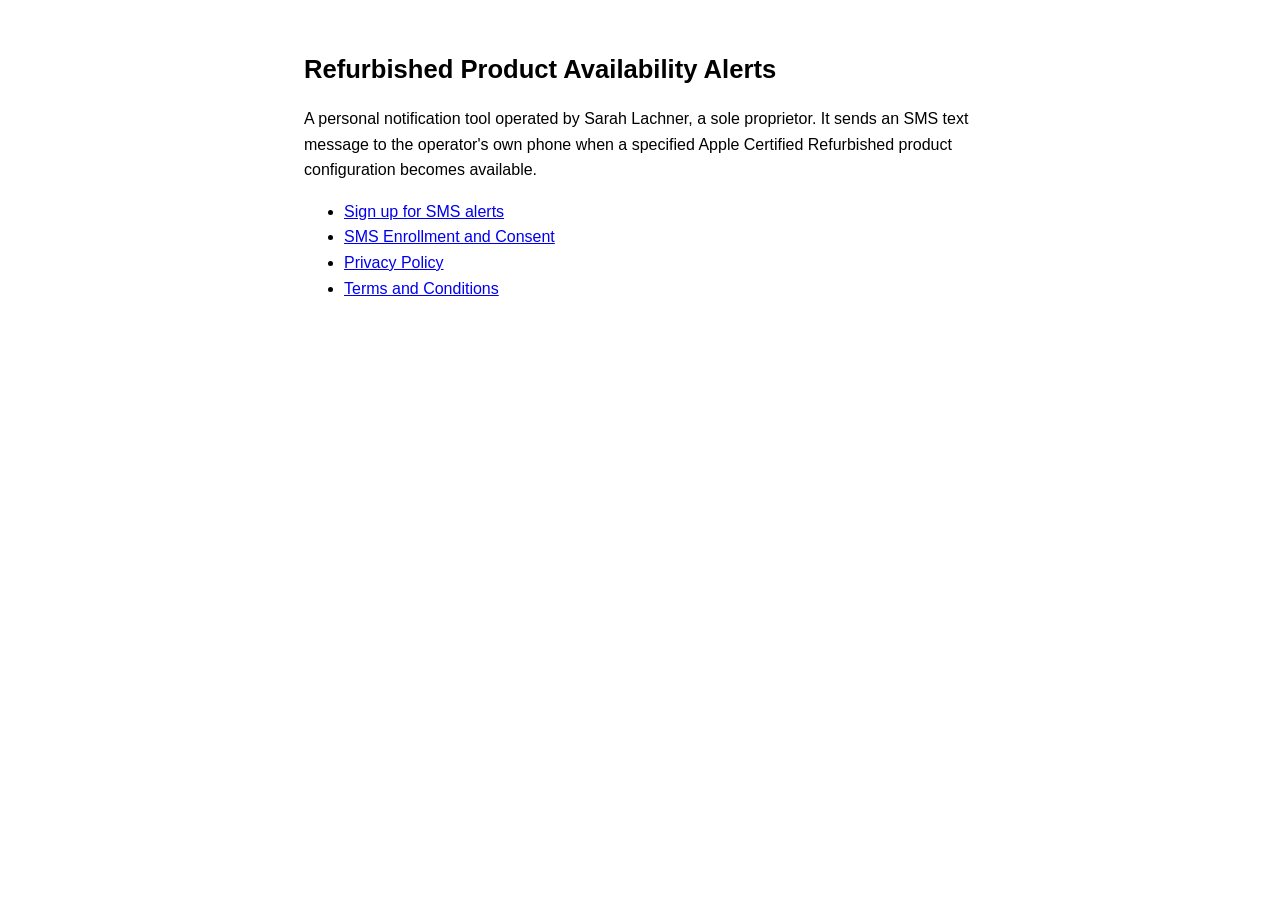
<file: index.html>
<!doctype html>
<html lang="en">
<head>
<meta charset="utf-8">
<meta name="viewport" content="width=device-width, initial-scale=1">
<title>Refurbished Product Availability Alerts</title>
<link rel="stylesheet" href="style.css">
</head>
<body>
<h1>Refurbished Product Availability Alerts</h1>
<p>A personal notification tool operated by Sarah Lachner, a sole proprietor. It
sends an SMS text message to the operator's own phone when a specified Apple
Certified Refurbished product configuration becomes available.</p>
<ul>
  <li><a href="signup.html">Sign up for SMS alerts</a></li>
  <li><a href="enrollment.html">SMS Enrollment and Consent</a></li>
  <li><a href="privacy.html">Privacy Policy</a></li>
  <li><a href="terms.html">Terms and Conditions</a></li>
</ul>
</body>
</html>
</file>
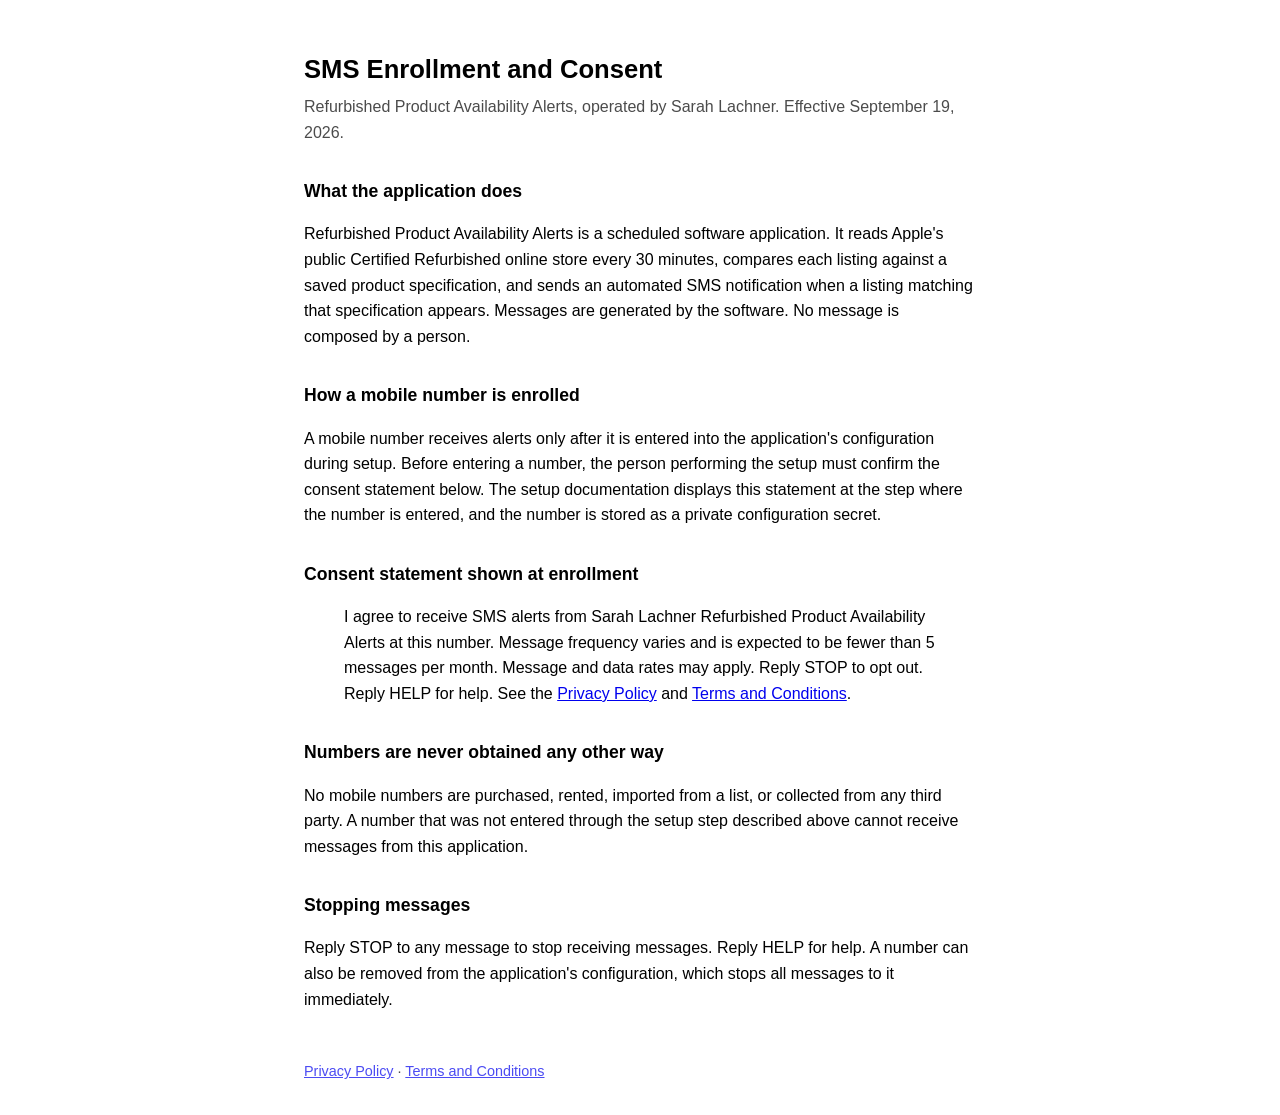
<file: enrollment.html>
<!doctype html>
<html lang="en">
<head>
<meta charset="utf-8">
<meta name="viewport" content="width=device-width, initial-scale=1">
<title>SMS Enrollment and Consent - Refurbished Product Availability Alerts</title>
<link rel="stylesheet" href="style.css">
</head>
<body>
<h1>SMS Enrollment and Consent</h1>
<p class="effective">Refurbished Product Availability Alerts, operated by Sarah
Lachner. Effective September 19, 2026.</p>

<h2>What the application does</h2>
<p>Refurbished Product Availability Alerts is a scheduled software application.
It reads Apple's public Certified Refurbished online store every 30 minutes,
compares each listing against a saved product specification, and sends an
automated SMS notification when a listing matching that specification appears.
Messages are generated by the software. No message is composed by a person.</p>

<h2>How a mobile number is enrolled</h2>
<p>A mobile number receives alerts only after it is entered into the
application's configuration during setup. Before entering a number, the person
performing the setup must confirm the consent statement below. The setup
documentation displays this statement at the step where the number is entered,
and the number is stored as a private configuration secret.</p>

<h2>Consent statement shown at enrollment</h2>
<blockquote>
<p>I agree to receive SMS alerts from Sarah Lachner Refurbished Product
Availability Alerts at this number. Message frequency varies and is expected to
be fewer than 5 messages per month. Message and data rates may apply. Reply STOP
to opt out. Reply HELP for help. See the
<a href="privacy.html">Privacy Policy</a> and
<a href="terms.html">Terms and Conditions</a>.</p>
</blockquote>

<h2>Numbers are never obtained any other way</h2>
<p>No mobile numbers are purchased, rented, imported from a list, or collected
from any third party. A number that was not entered through the setup step
described above cannot receive messages from this application.</p>

<h2>Stopping messages</h2>
<p>Reply STOP to any message to stop receiving messages. Reply HELP for help.
A number can also be removed from the application's configuration, which stops
all messages to it immediately.</p>

<footer><a href="privacy.html">Privacy Policy</a> &middot;
<a href="terms.html">Terms and Conditions</a></footer>
</body>
</html>
</file>
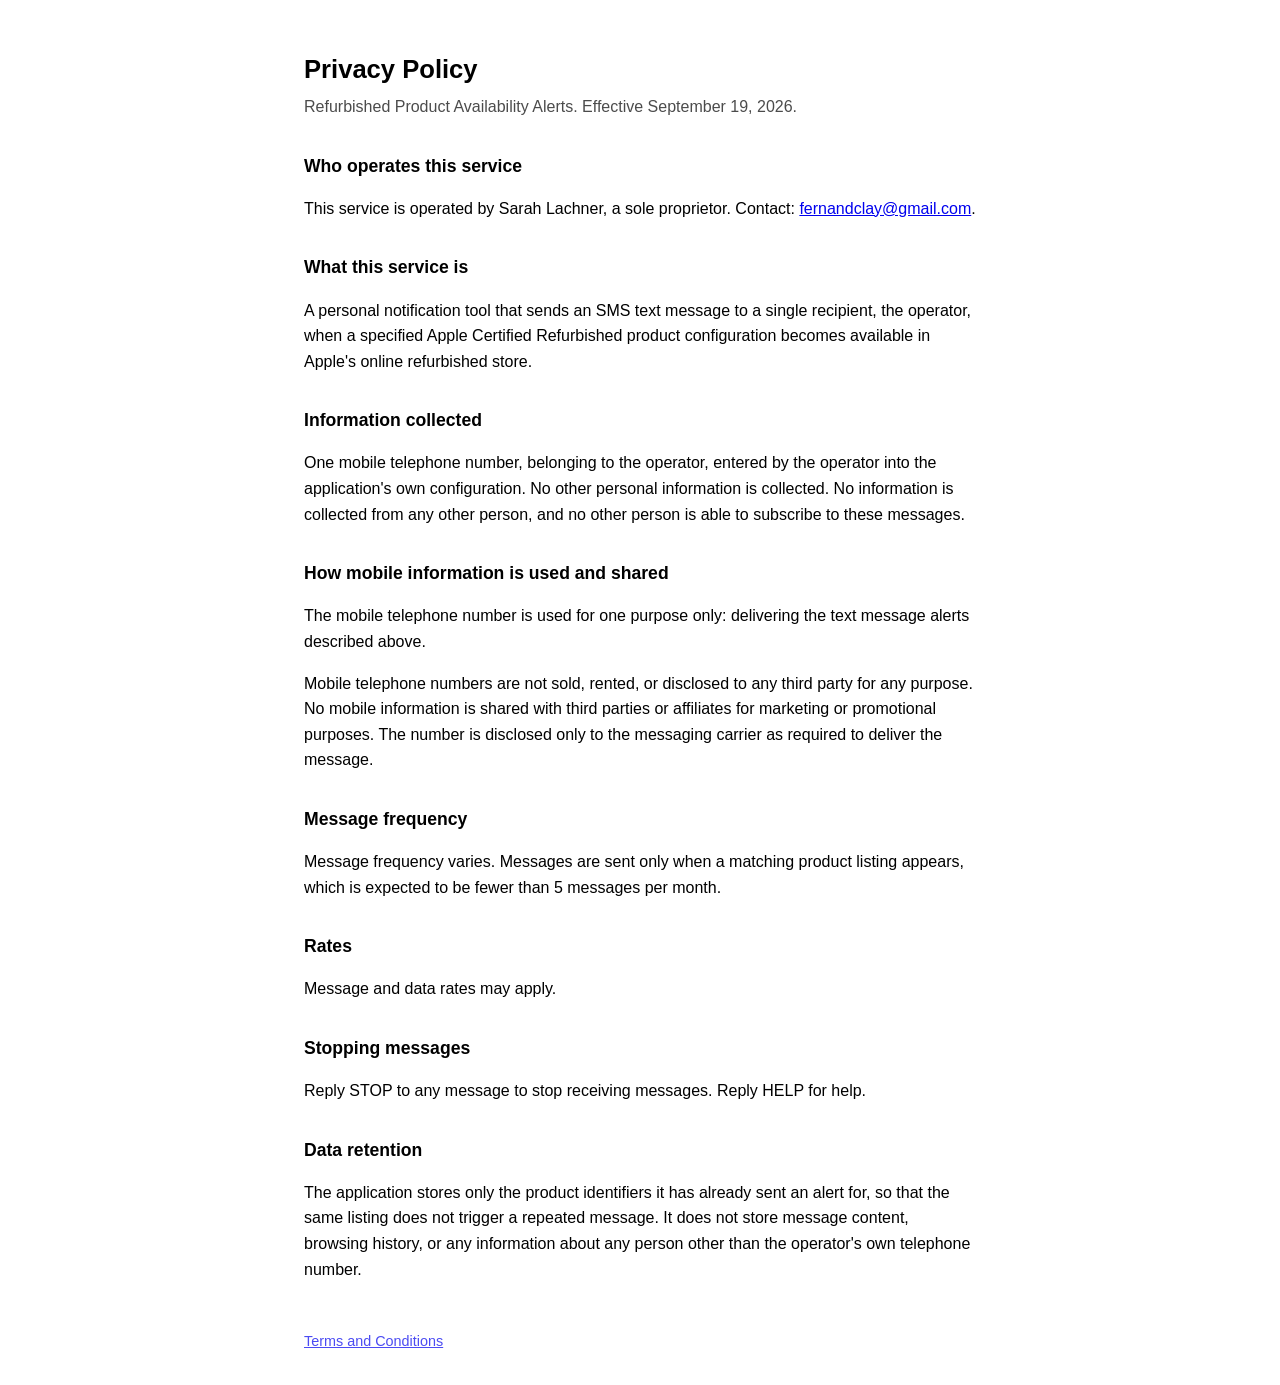
<file: privacy.html>
<!doctype html>
<html lang="en">
<head>
<meta charset="utf-8">
<meta name="viewport" content="width=device-width, initial-scale=1">
<title>Privacy Policy - Refurbished Product Availability Alerts</title>
<link rel="stylesheet" href="style.css">
</head>
<body>
<h1>Privacy Policy</h1>
<p class="effective">Refurbished Product Availability Alerts. Effective September 19, 2026.</p>

<h2>Who operates this service</h2>
<p>This service is operated by Sarah Lachner, a sole proprietor. Contact:
<a href="mailto:fernandclay@gmail.com">fernandclay@gmail.com</a>.</p>

<h2>What this service is</h2>
<p>A personal notification tool that sends an SMS text message to a single
recipient, the operator, when a specified Apple Certified Refurbished product
configuration becomes available in Apple's online refurbished store.</p>

<h2>Information collected</h2>
<p>One mobile telephone number, belonging to the operator, entered by the
operator into the application's own configuration. No other personal
information is collected. No information is collected from any other person,
and no other person is able to subscribe to these messages.</p>

<h2>How mobile information is used and shared</h2>
<p>The mobile telephone number is used for one purpose only: delivering the
text message alerts described above.</p>
<p>Mobile telephone numbers are not sold, rented, or disclosed to any third
party for any purpose. No mobile information is shared with third parties or
affiliates for marketing or promotional purposes. The number is disclosed only
to the messaging carrier as required to deliver the message.</p>

<h2>Message frequency</h2>
<p>Message frequency varies. Messages are sent only when a matching product
listing appears, which is expected to be fewer than 5 messages per month.</p>

<h2>Rates</h2>
<p>Message and data rates may apply.</p>

<h2>Stopping messages</h2>
<p>Reply STOP to any message to stop receiving messages. Reply HELP for help.</p>

<h2>Data retention</h2>
<p>The application stores only the product identifiers it has already sent an
alert for, so that the same listing does not trigger a repeated message. It
does not store message content, browsing history, or any information about any
person other than the operator's own telephone number.</p>

<footer><a href="terms.html">Terms and Conditions</a></footer>
</body>
</html>
</file>
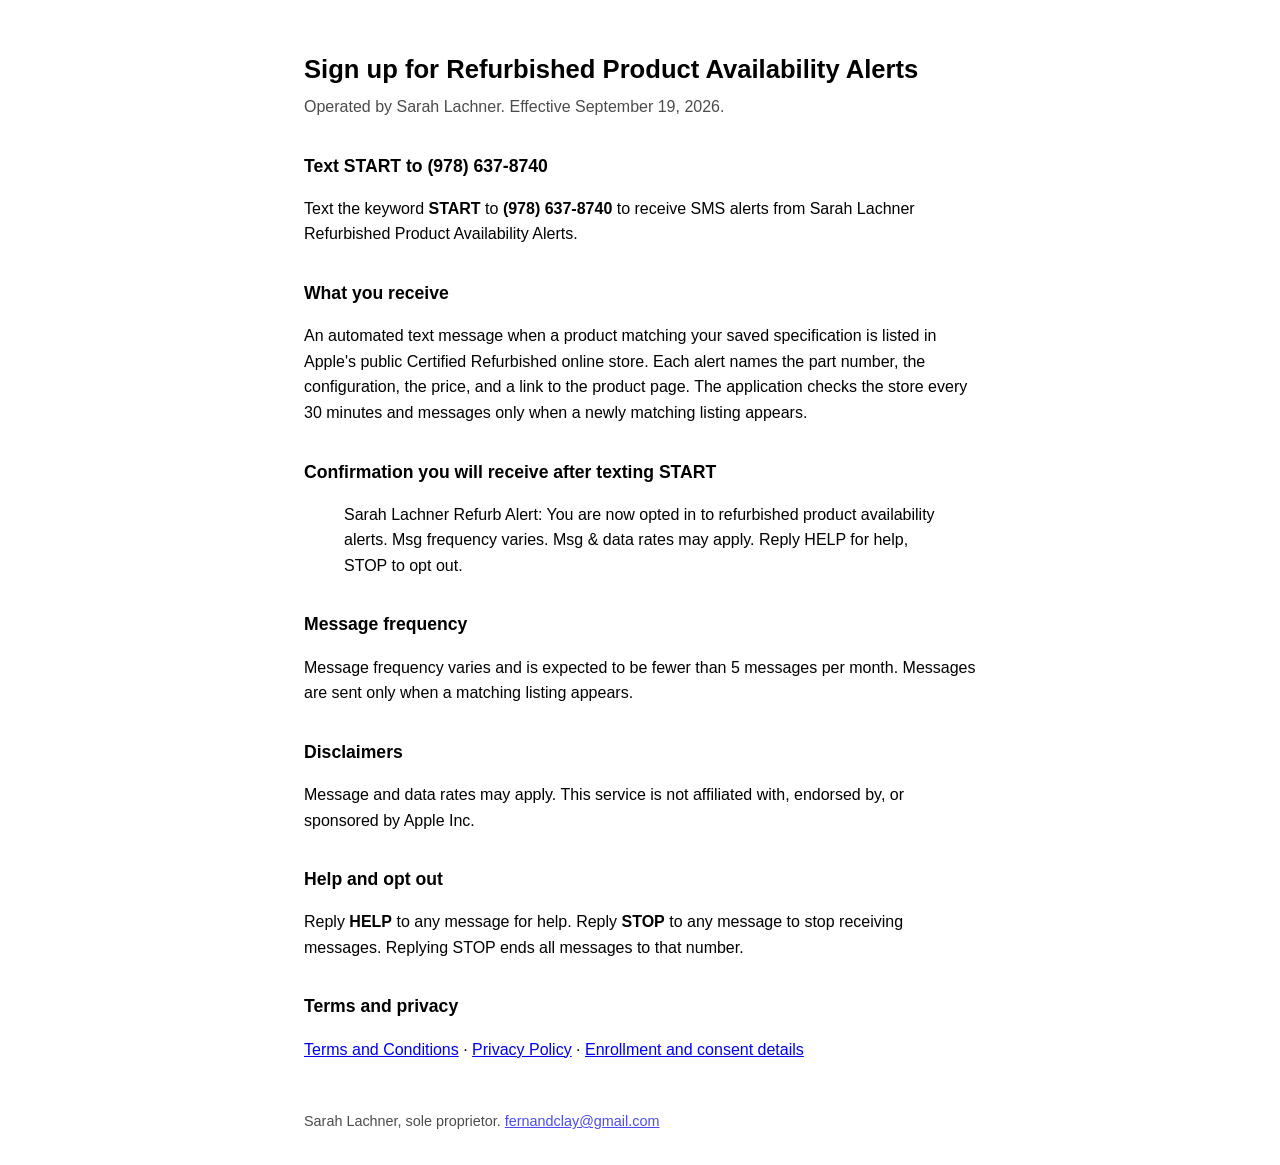
<file: signup.html>
<!doctype html>
<html lang="en">
<head>
<meta charset="utf-8">
<meta name="viewport" content="width=device-width, initial-scale=1">
<title>Sign Up for SMS Alerts - Refurbished Product Availability Alerts</title>
<link rel="stylesheet" href="style.css">
</head>
<body>
<h1>Sign up for Refurbished Product Availability Alerts</h1>
<p class="effective">Operated by Sarah Lachner. Effective September 19, 2026.</p>

<h2>Text START to (978) 637-8740</h2>
<p>Text the keyword <strong>START</strong> to <strong>(978) 637-8740</strong> to
receive SMS alerts from Sarah Lachner Refurbished Product Availability Alerts.</p>

<h2>What you receive</h2>
<p>An automated text message when a product matching your saved specification is
listed in Apple's public Certified Refurbished online store. Each alert names the
part number, the configuration, the price, and a link to the product page. The
application checks the store every 30 minutes and messages only when a newly
matching listing appears.</p>

<h2>Confirmation you will receive after texting START</h2>
<blockquote>
<p>Sarah Lachner Refurb Alert: You are now opted in to refurbished product
availability alerts. Msg frequency varies. Msg &amp; data rates may apply. Reply
HELP for help, STOP to opt out.</p>
</blockquote>

<h2>Message frequency</h2>
<p>Message frequency varies and is expected to be fewer than 5 messages per
month. Messages are sent only when a matching listing appears.</p>

<h2>Disclaimers</h2>
<p>Message and data rates may apply. This service is not affiliated with,
endorsed by, or sponsored by Apple Inc.</p>

<h2>Help and opt out</h2>
<p>Reply <strong>HELP</strong> to any message for help. Reply
<strong>STOP</strong> to any message to stop receiving messages. Replying STOP
ends all messages to that number.</p>

<h2>Terms and privacy</h2>
<p><a href="terms.html">Terms and Conditions</a> &middot;
<a href="privacy.html">Privacy Policy</a> &middot;
<a href="enrollment.html">Enrollment and consent details</a></p>

<footer>Sarah Lachner, sole proprietor.
<a href="mailto:fernandclay@gmail.com">fernandclay@gmail.com</a></footer>
</body>
</html>
</file>
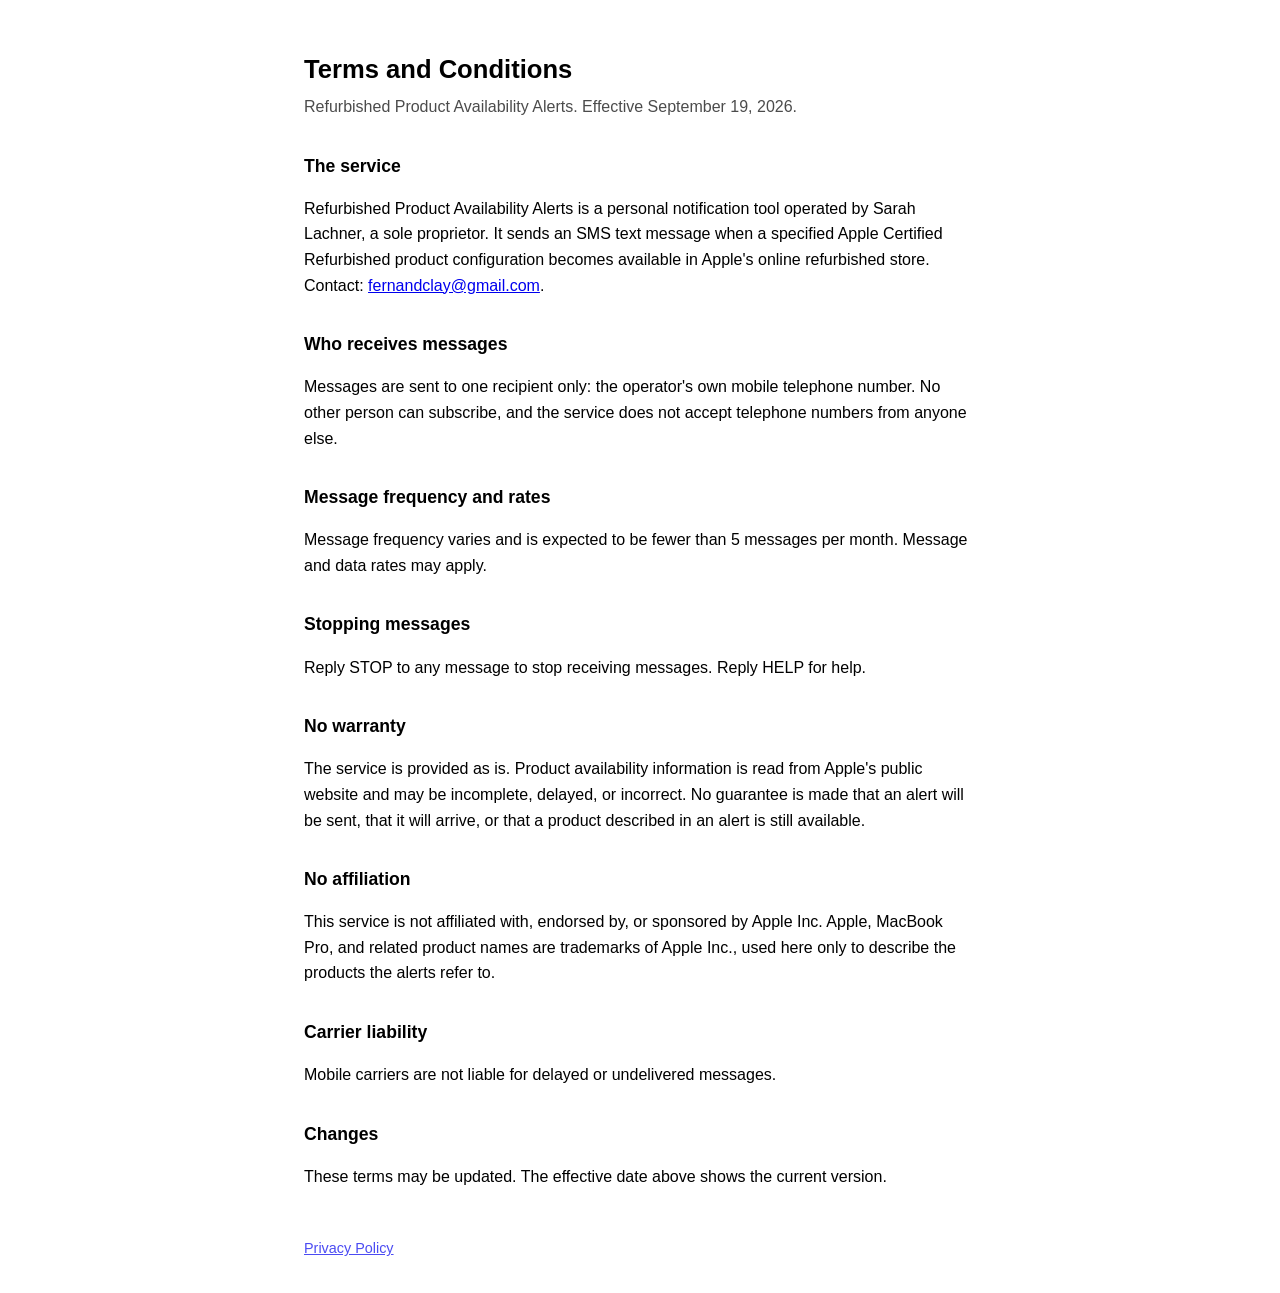
<file: terms.html>
<!doctype html>
<html lang="en">
<head>
<meta charset="utf-8">
<meta name="viewport" content="width=device-width, initial-scale=1">
<title>Terms and Conditions - Refurbished Product Availability Alerts</title>
<link rel="stylesheet" href="style.css">
</head>
<body>
<h1>Terms and Conditions</h1>
<p class="effective">Refurbished Product Availability Alerts. Effective September 19, 2026.</p>

<h2>The service</h2>
<p>Refurbished Product Availability Alerts is a personal notification tool
operated by Sarah Lachner, a sole proprietor. It sends an SMS text message when
a specified Apple Certified Refurbished product configuration becomes available
in Apple's online refurbished store. Contact:
<a href="mailto:fernandclay@gmail.com">fernandclay@gmail.com</a>.</p>

<h2>Who receives messages</h2>
<p>Messages are sent to one recipient only: the operator's own mobile telephone
number. No other person can subscribe, and the service does not accept
telephone numbers from anyone else.</p>

<h2>Message frequency and rates</h2>
<p>Message frequency varies and is expected to be fewer than 5 messages per
month. Message and data rates may apply.</p>

<h2>Stopping messages</h2>
<p>Reply STOP to any message to stop receiving messages. Reply HELP for help.</p>

<h2>No warranty</h2>
<p>The service is provided as is. Product availability information is read from
Apple's public website and may be incomplete, delayed, or incorrect. No
guarantee is made that an alert will be sent, that it will arrive, or that a
product described in an alert is still available.</p>

<h2>No affiliation</h2>
<p>This service is not affiliated with, endorsed by, or sponsored by Apple Inc.
Apple, MacBook Pro, and related product names are trademarks of Apple Inc.,
used here only to describe the products the alerts refer to.</p>

<h2>Carrier liability</h2>
<p>Mobile carriers are not liable for delayed or undelivered messages.</p>

<h2>Changes</h2>
<p>These terms may be updated. The effective date above shows the current
version.</p>

<footer><a href="privacy.html">Privacy Policy</a></footer>
</body>
</html>
</file>
<file: style.css>
:root { color-scheme: light dark; }
body {
  margin: 0 auto; padding: 2rem 1.25rem; max-width: 42rem;
  font: 16px/1.6 -apple-system, BlinkMacSystemFont, "Segoe UI", Helvetica, Arial, sans-serif;
}
h1 { font-size: 1.6rem; margin-bottom: 0.25rem; }
h2 { font-size: 1.1rem; margin-top: 2rem; }
.effective { opacity: 0.7; margin-top: 0; }
footer { margin-top: 3rem; font-size: 0.9rem; opacity: 0.7; }
</file>
